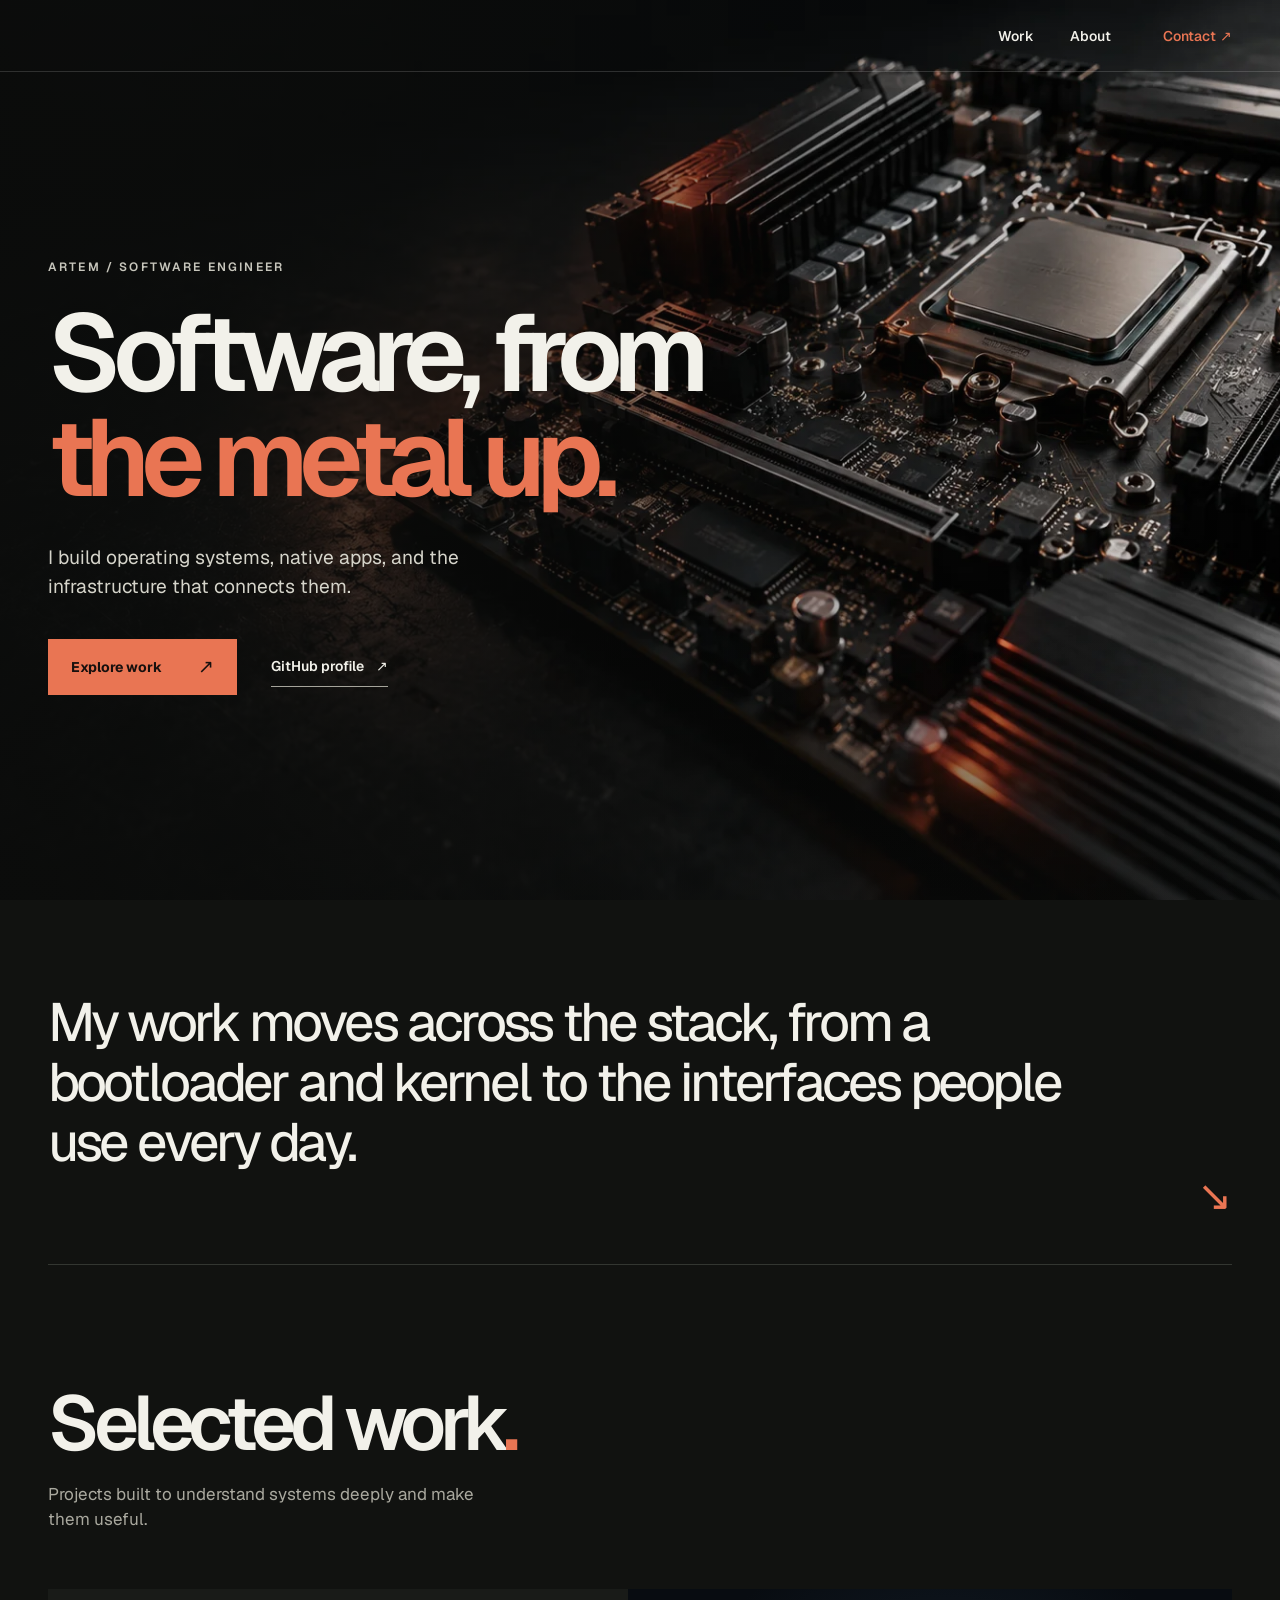
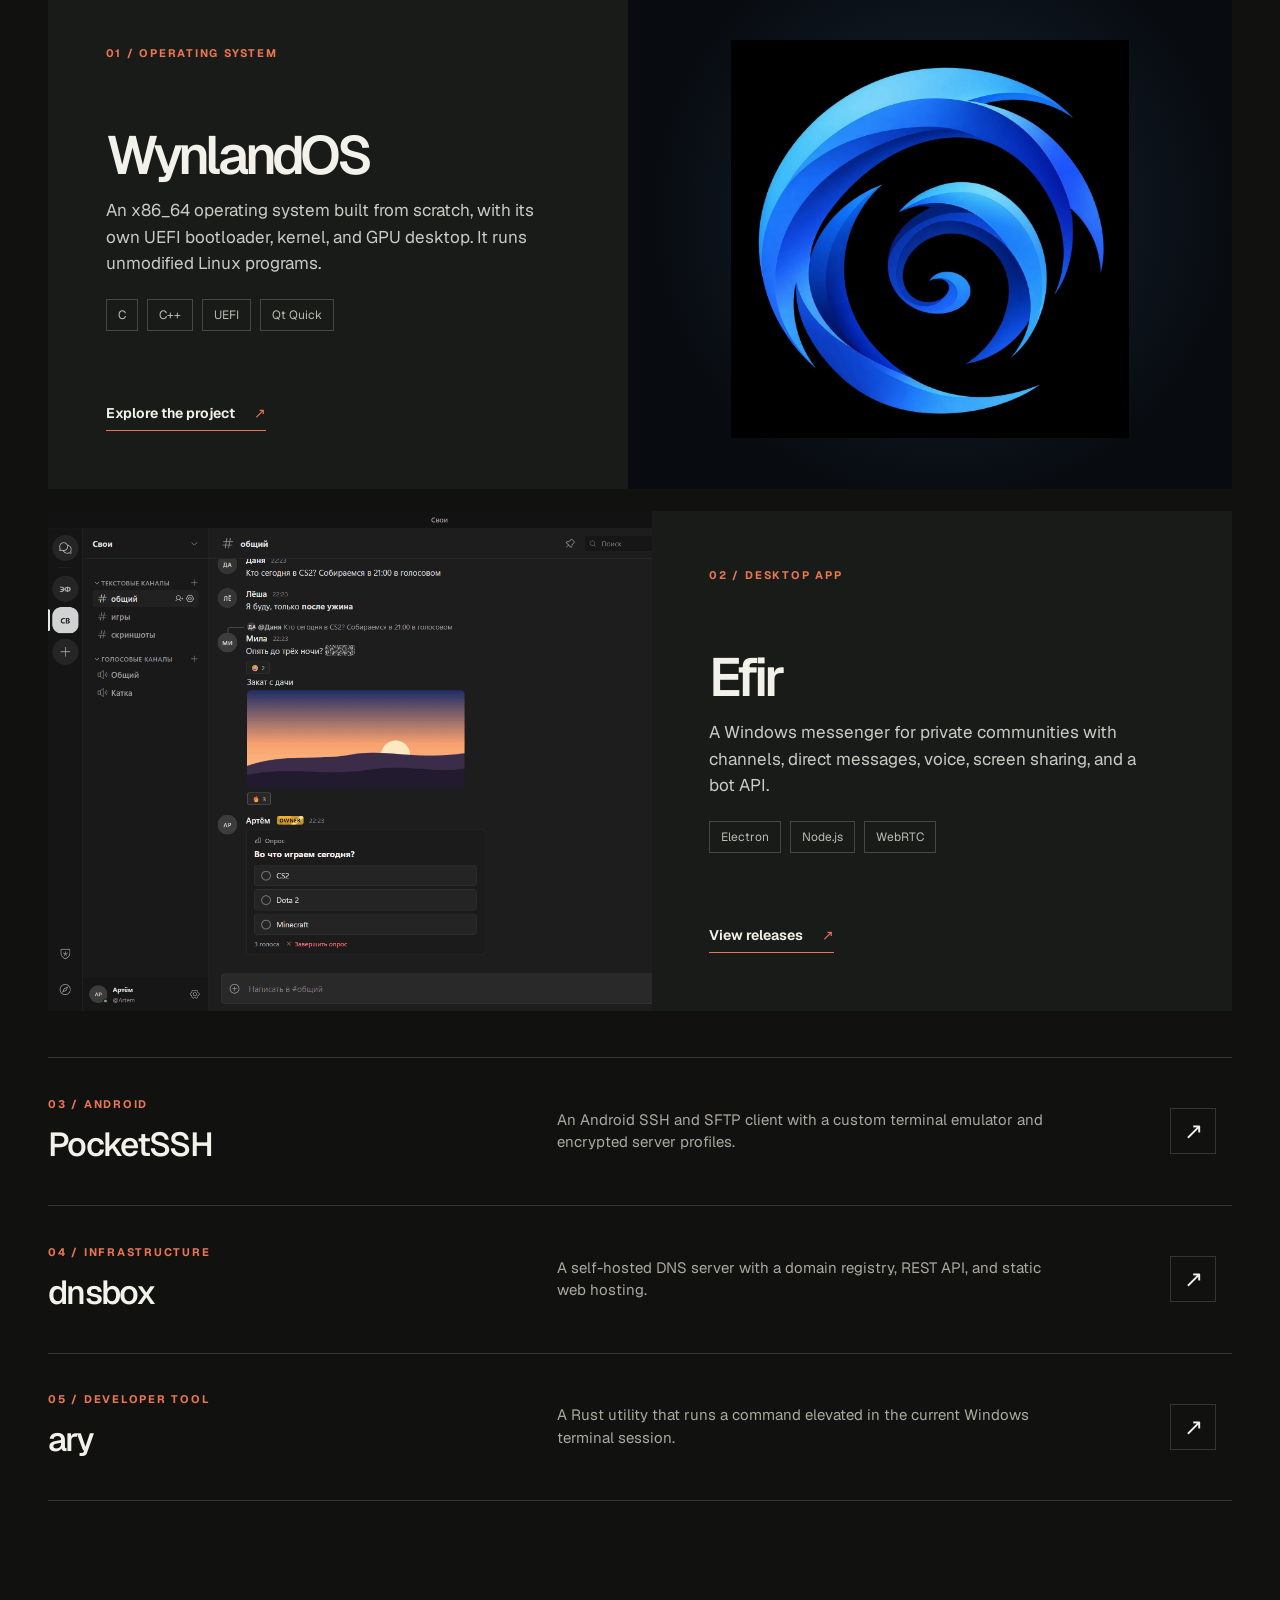
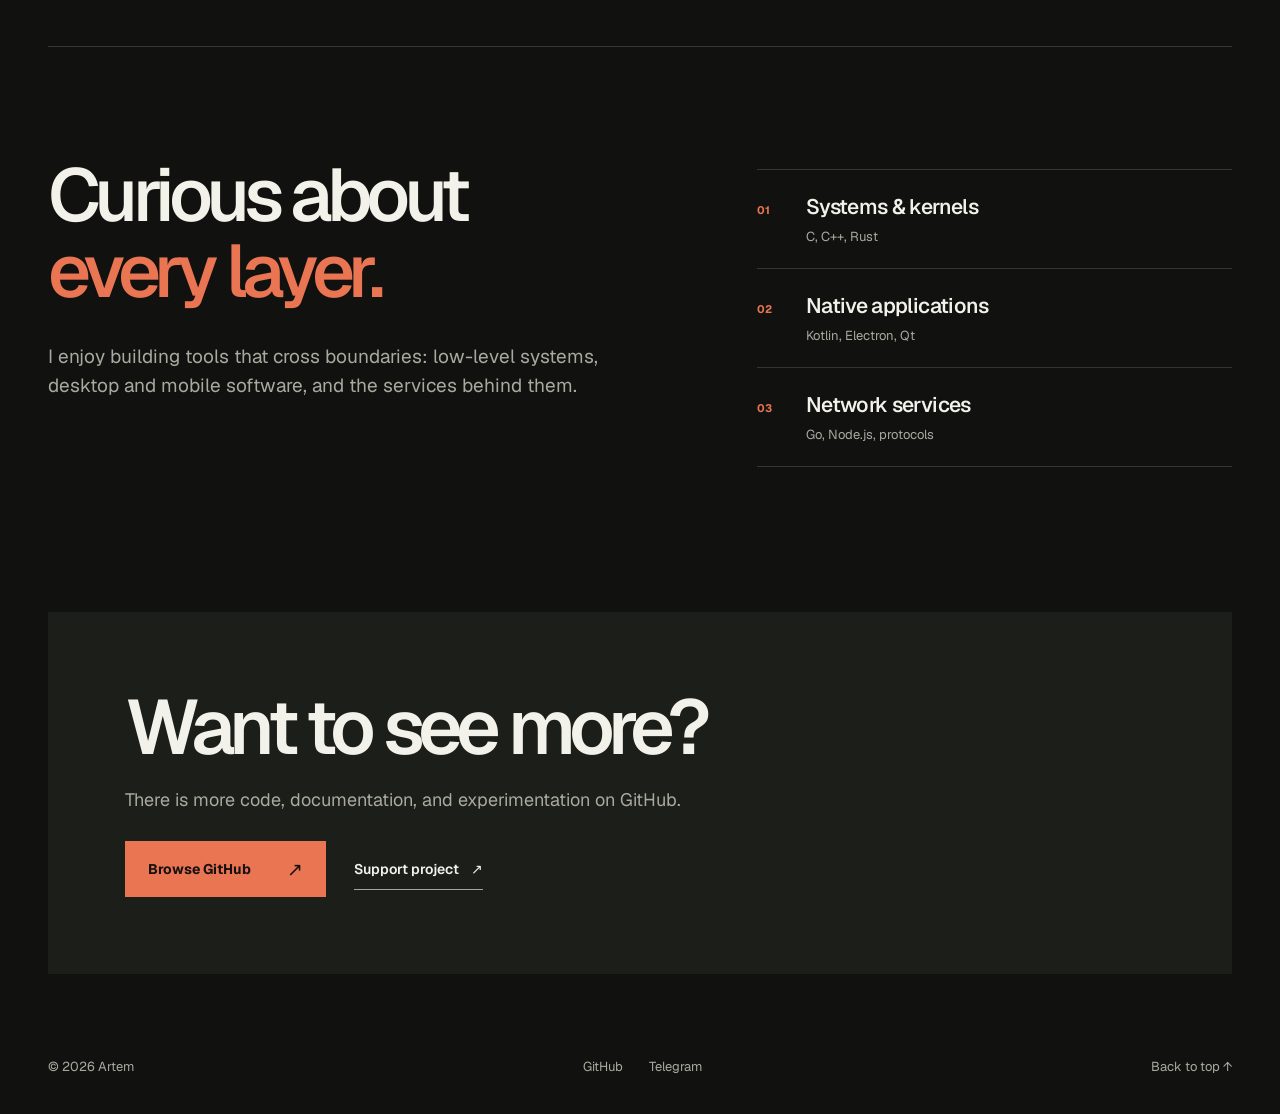
<file: index.html>
<!doctype html>
<html lang="en">
  <head>
    <meta charset="UTF-8" />
    <meta name="viewport" content="width=device-width, initial-scale=1" />
    <meta name="theme-color" content="#111210" />
    <meta name="description" content="Artem builds operating systems, native apps, and infrastructure tools. Explore selected projects and open-source work." />
    <meta property="og:type" content="website" />
    <meta property="og:title" content="Artem | Software from the metal up" />
    <meta property="og:description" content="Operating systems, native apps, and infrastructure tools." />
    <meta property="og:image" content="https://redartem39.github.io/assets/hero-hardware.webp" />
    <meta property="og:url" content="https://redartem39.github.io/" />
    <link rel="canonical" href="https://redartem39.github.io/" />
    <link rel="icon" type="image/svg+xml" href="/assets/favicon.svg" />
    <link rel="preload" href="/assets/geist-latin.woff2" as="font" type="font/woff2" crossorigin />
    <link rel="preload" href="/assets/hero-hardware.webp" as="image" type="image/webp" fetchpriority="high" />
    <link rel="stylesheet" href="/styles.css" />
    <title>Artem | Software from the metal up</title>
  </head>
  <body>
    <a class="skip-link" href="#main">Skip to content</a>

    <header class="site-header">
      <nav aria-label="Main navigation">
        <a href="#work">Work</a>
        <a href="#about">About</a>
        <a class="nav-contact" href="#contact">Contact <span aria-hidden="true">↗</span></a>
      </nav>
    </header>

    <main id="main">
      <section class="hero" id="top" aria-labelledby="hero-title">
        <img class="hero-image" src="/assets/hero-hardware.webp" alt="Close view of computer hardware on a dark workbench" width="1664" height="944" fetchpriority="high" />
        <div class="hero-shade" aria-hidden="true"></div>
        <div class="hero-inner layout-width">
          <p class="hero-kicker">Artem / Software engineer</p>
          <h1 id="hero-title">Software, from<br /><em>the metal up.</em></h1>
          <p class="hero-intro">I build operating systems, native apps, and the infrastructure that connects them.</p>
          <div class="hero-actions">
            <a class="button" href="#work">Explore work <span aria-hidden="true">↗</span></a>
            <a class="text-link" href="https://github.com/RedArtem39" target="_blank" rel="noopener noreferrer">GitHub profile <span aria-hidden="true">↗</span></a>
          </div>
        </div>
      </section>

      <section class="statement layout-width" aria-label="Introduction">
        <p>My work moves across the stack, from a bootloader and kernel to the interfaces people use every day.</p>
        <span class="statement-mark" aria-hidden="true">↘</span>
      </section>

      <section class="work layout-width" id="work" aria-labelledby="work-title">
        <div class="section-heading">
          <h2 id="work-title">Selected work<span class="accent">.</span></h2>
          <p>Projects built to understand systems deeply and make them useful.</p>
        </div>

        <article class="project project-feature">
          <div class="project-copy">
            <p class="project-index">01 / Operating system</p>
            <h3>WynlandOS</h3>
            <p>An x86_64 operating system built from scratch, with its own UEFI bootloader, kernel, and GPU desktop. It runs unmodified Linux programs.</p>
            <ul class="project-tags" aria-label="Technologies"><li>C</li><li>C++</li><li>UEFI</li><li>Qt Quick</li></ul>
            <a class="project-link" href="https://github.com/RedArtem39/WynlandOS" target="_blank" rel="noopener noreferrer">Explore the project <span aria-hidden="true">↗</span></a>
          </div>
          <div class="project-media wynland-media">
            <img src="/assets/wynland-icon.jpg" alt="WynlandOS project emblem" width="1280" height="1280" loading="lazy" decoding="async" />
          </div>
        </article>

        <article class="project project-efir">
          <div class="project-media efir-media">
            <img src="/assets/efir-chat.png" alt="Efir desktop messenger showing channels, messages, and a poll" width="1439" height="920" loading="lazy" decoding="async" />
          </div>
          <div class="project-copy">
            <p class="project-index">02 / Desktop app</p>
            <h3>Efir</h3>
            <p>A Windows messenger for private communities with channels, direct messages, voice, screen sharing, and a bot API.</p>
            <ul class="project-tags" aria-label="Technologies"><li>Electron</li><li>Node.js</li><li>WebRTC</li></ul>
            <a class="project-link" href="https://github.com/RedArtem39/efir-releases" target="_blank" rel="noopener noreferrer">View releases <span aria-hidden="true">↗</span></a>
          </div>
        </article>

        <div class="more-work" aria-label="More projects">
          <article class="small-project">
            <div><p class="project-index">03 / Android</p><h3>PocketSSH</h3></div>
            <p>An Android SSH and SFTP client with a custom terminal emulator and encrypted server profiles.</p>
            <a href="https://github.com/RedArtem39/PocketSSH" target="_blank" rel="noopener noreferrer" aria-label="PocketSSH on GitHub">↗</a>
          </article>
          <article class="small-project">
            <div><p class="project-index">04 / Infrastructure</p><h3>dnsbox</h3></div>
            <p>A self-hosted DNS server with a domain registry, REST API, and static web hosting.</p>
            <a href="https://github.com/RedArtem39/dnsbox" target="_blank" rel="noopener noreferrer" aria-label="dnsbox on GitHub">↗</a>
          </article>
          <article class="small-project">
            <div><p class="project-index">05 / Developer tool</p><h3>ary</h3></div>
            <p>A Rust utility that runs a command elevated in the current Windows terminal session.</p>
            <a href="https://github.com/RedArtem39/ary" target="_blank" rel="noopener noreferrer" aria-label="ary on GitHub">↗</a>
          </article>
        </div>
      </section>

      <section class="about layout-width" id="about" aria-labelledby="about-title">
        <div class="about-lead">
          <h2 id="about-title">Curious about<br /><em>every layer.</em></h2>
          <p>I enjoy building tools that cross boundaries: low-level systems, desktop and mobile software, and the services behind them.</p>
        </div>
        <div class="focus-list" aria-label="Areas of work">
          <div><span>01</span><strong>Systems &amp; kernels</strong><span>C, C++, Rust</span></div>
          <div><span>02</span><strong>Native applications</strong><span>Kotlin, Electron, Qt</span></div>
          <div><span>03</span><strong>Network services</strong><span>Go, Node.js, protocols</span></div>
        </div>
      </section>

      <section class="contact layout-width" id="contact" aria-labelledby="contact-title">
        <h2 id="contact-title">Want to see more?</h2>
        <p>There is more code, documentation, and experimentation on GitHub.</p>
        <div class="contact-actions">
          <a class="button" href="https://github.com/RedArtem39" target="_blank" rel="noopener noreferrer">Browse GitHub <span aria-hidden="true">↗</span></a>
          <a class="text-link" href="/support/">Support project <span aria-hidden="true">↗</span></a>
        </div>
      </section>
    </main>

    <footer class="site-footer layout-width">
      <span>© <span id="year">2026</span> Artem</span>
      <div><a href="https://github.com/RedArtem39" target="_blank" rel="noopener noreferrer">GitHub</a><a href="https://t.me/Red_Artem39" target="_blank" rel="noopener noreferrer">Telegram</a></div>
      <a href="#top">Back to top ↑</a>
    </footer>
    <script src="/script.js" defer></script>
  </body>
</html>
</file>
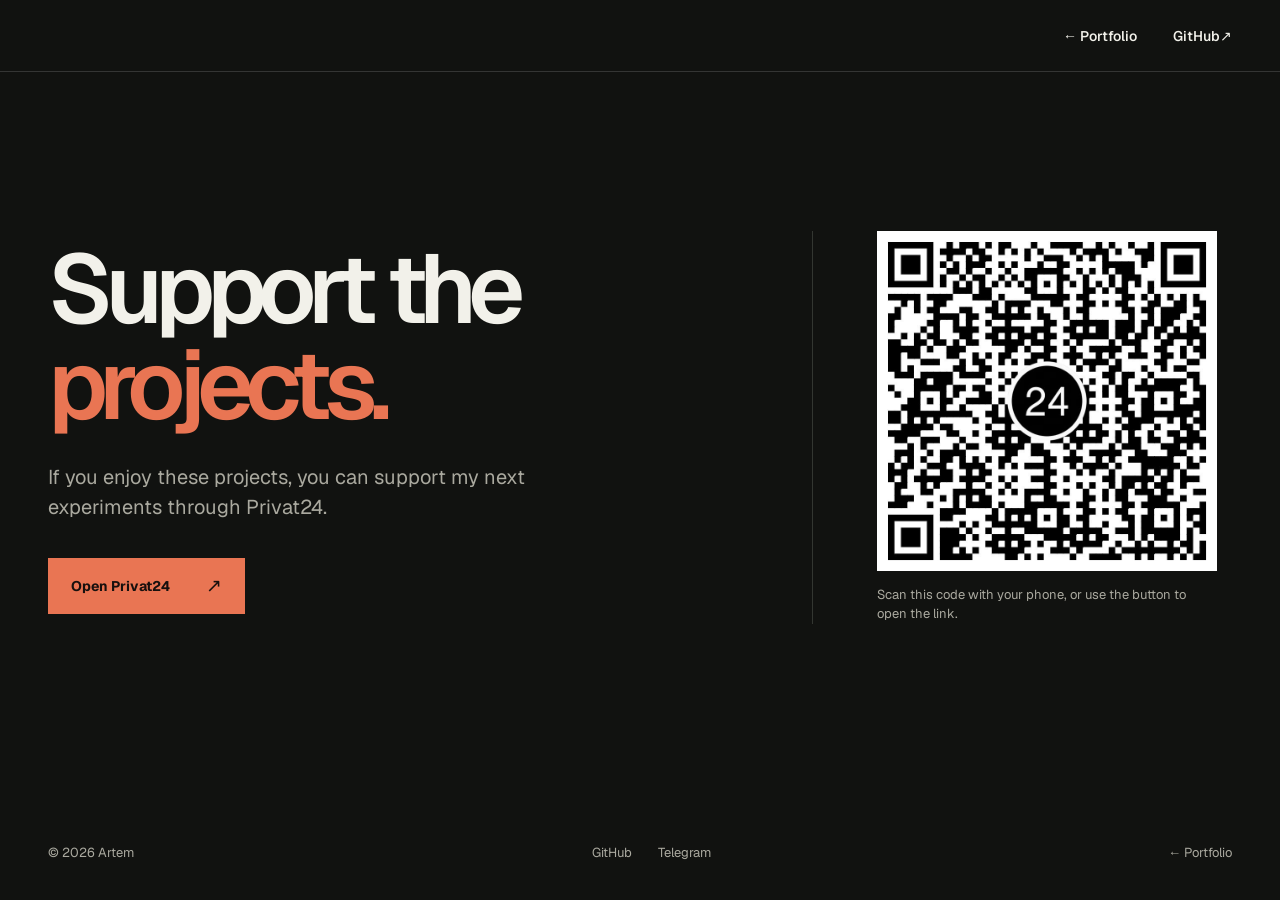
<file: support/index.html>
<!doctype html>
<html lang="en">
  <head>
    <meta charset="UTF-8" />
    <meta name="viewport" content="width=device-width, initial-scale=1" />
    <meta name="theme-color" content="#111210" />
    <meta name="description" content="Support Artem's software projects through Privat24." />
    <meta property="og:type" content="website" />
    <meta property="og:title" content="Support project | Artem" />
    <meta property="og:description" content="Support Artem's software projects through Privat24." />
    <meta property="og:image" content="https://redartem39.github.io/assets/hero-hardware.webp" />
    <meta property="og:url" content="https://redartem39.github.io/support/" />
    <link rel="canonical" href="https://redartem39.github.io/support/" />
    <link rel="icon" type="image/svg+xml" href="/assets/favicon.svg" />
    <link rel="preload" href="/assets/geist-latin.woff2" as="font" type="font/woff2" crossorigin />
    <link rel="stylesheet" href="/styles.css" />
    <title>Support project | Artem</title>
  </head>
  <body>
    <a class="skip-link" href="#main">Skip to content</a>

    <header class="site-header">
      <nav aria-label="Main navigation">
        <a href="/">← Portfolio</a>
        <a href="https://github.com/RedArtem39" target="_blank" rel="noopener noreferrer">GitHub <span aria-hidden="true">↗</span></a>
      </nav>
    </header>

    <main id="main" class="support-page layout-width">
      <div>
        <h1>Support the<br /><em>projects.</em></h1>
        <p class="support-intro">If you enjoy these projects, you can support my next experiments through Privat24.</p>
        <a class="button" href="https://www.privat24.ua/send/45ab4" target="_blank" rel="noopener noreferrer">Open Privat24 <span aria-hidden="true">↗</span></a>
      </div>
      <div class="support-visual">
        <a href="https://www.privat24.ua/send/45ab4" target="_blank" rel="noopener noreferrer" aria-label="Open Privat24 support link">
          <img src="/assets/privat24-qr.jpg" alt="QR code for the Privat24 support link" width="810" height="810" fetchpriority="high" />
        </a>
        <p>Scan this code with your phone, or use the button to open the link.</p>
      </div>
    </main>

    <footer class="site-footer layout-width">
      <span>© <span id="year">2026</span> Artem</span>
      <div><a href="https://github.com/RedArtem39" target="_blank" rel="noopener noreferrer">GitHub</a><a href="https://t.me/Red_Artem39" target="_blank" rel="noopener noreferrer">Telegram</a></div>
      <a href="/">← Portfolio</a>
    </footer>
    <script src="/script.js" defer></script>
  </body>
</html>
</file>
<file: styles.css>
@font-face {
  font-family: Geist;
  src: url('/assets/geist-latin.woff2') format('woff2');
  font-style: normal;
  font-weight: 100 900;
  font-display: swap;
}

:root {
  color-scheme: dark;
  --bg: #111210;
  --surface: #191b18;
  --line: #333631;
  --text: #f2f1ea;
  --muted: #aaa99f;
  --accent: #e97553;
  font-family: Geist, 'Segoe UI', sans-serif;
  font-synthesis: none;
  scroll-behavior: smooth;
}

*, *::before, *::after { box-sizing: border-box; }
body { margin: 0; background: var(--bg); color: var(--text); }
img { display: block; max-width: 100%; }
a { color: inherit; text-decoration: none; }
button, a { -webkit-tap-highlight-color: transparent; }
::selection { color: var(--bg); background: var(--accent); }
:focus-visible { outline: 2px solid var(--accent); outline-offset: 5px; }
.layout-width { width: min(100% - 96px, 1440px); margin-inline: auto; }
.accent { color: var(--accent); }

.skip-link { position: absolute; z-index: 20; left: 16px; top: -60px; padding: 12px 16px; color: var(--bg); background: var(--text); }
.skip-link:focus { top: 12px; }

.site-header { height: 72px; padding: 0 48px; display: flex; align-items: center; justify-content: flex-end; position: absolute; z-index: 5; inset: 0 0 auto; border-bottom: 1px solid rgba(255,255,255,.15); }
.site-header nav { display: flex; align-items: center; gap: 36px; font-size: 14px; font-weight: 550; }
.site-header nav a { display: inline-flex; align-items: center; min-height: 44px; }
.site-header nav a, .site-footer a { transition: color .2s ease; }
.site-header nav a:hover, .site-footer a:hover { color: var(--accent); }
.site-header .nav-contact { margin-left: 16px; color: var(--accent); }
.nav-contact span { margin-left: 4px; }

.hero { min-height: max(680px, 100dvh); position: relative; display: flex; align-items: center; overflow: hidden; background: #0e100f; }
.hero-image, .hero-shade { position: absolute; inset: 0; width: 100%; height: 100%; }
.hero-image { object-fit: cover; object-position: center; }
.hero-shade { background: linear-gradient(90deg, rgba(11,12,11,.94) 0%, rgba(11,12,11,.77) 30%, rgba(11,12,11,.28) 65%, rgba(11,12,11,.1) 100%), linear-gradient(0deg, rgba(11,12,11,.55), transparent 30%); }
.hero-inner { position: relative; z-index: 1; padding-block: 150px 96px; }
.hero-kicker { margin: 0 0 26px; text-transform: uppercase; letter-spacing: .18em; color: #c7c6bc; font-size: 12px; font-weight: 600; }
.hero h1 { margin: 0; max-width: 950px; font-size: clamp(64px, 8.5vw, 132px); line-height: .96; font-weight: 620; letter-spacing: -.085em; }
.hero h1 em, .about h2 em { font-style: normal; color: var(--accent); }
.hero-intro { max-width: 515px; margin: 34px 0 0; color: #d5d4ca; font-size: clamp(17px, 1.5vw, 21px); line-height: 1.5; }
.hero-actions { display: flex; align-items: center; gap: 34px; margin-top: 37px; }
.button { display: inline-flex; align-items: center; justify-content: center; gap: 36px; white-space: nowrap; min-height: 56px; padding: 0 23px; background: var(--accent); color: #17100e; font-size: 14px; font-weight: 700; transition: background .2s ease, transform .2s ease; }
.button:hover { background: #f38e6f; transform: translateY(-2px); }
.button:active { transform: translateY(1px); }
.button span { font-size: 19px; font-weight: 400; }
.text-link { font-size: 14px; font-weight: 600; padding-block: 11px; border-bottom: 1px solid #a5a49b; transition: color .2s ease, border-color .2s ease; }
.text-link:hover { color: var(--accent); border-color: var(--accent); }
.text-link span { margin-left: 9px; }

.statement { min-height: 365px; display: flex; align-items: center; justify-content: space-between; gap: 40px; border-bottom: 1px solid var(--line); }
.statement p { max-width: 1050px; margin: 0; font-size: clamp(30px, 4.2vw, 62px); letter-spacing: -.055em; line-height: 1.12; font-weight: 450; }
.statement-mark { align-self: flex-end; padding-bottom: 42px; color: var(--accent); font-size: 42px; }

.work { padding-block: 120px 145px; }
.section-heading { margin-bottom: 56px; }
.section-heading h2 { margin: 0; font-size: clamp(48px, 6vw, 84px); line-height: 1; letter-spacing: -.075em; font-weight: 600; }
.section-heading p { max-width: 460px; margin: 20px 0 0; color: var(--muted); font-size: 17px; line-height: 1.5; }
.project { display: grid; grid-template-columns: 1fr 1.04fr; min-height: 500px; overflow: hidden; background: var(--surface); margin-bottom: 22px; }
.project-copy { display: flex; flex-direction: column; align-items: flex-start; padding: clamp(32px, 4.5vw, 72px); }
.project-index { margin: 0 0 auto; color: var(--accent); text-transform: uppercase; letter-spacing: .16em; font-size: 11px; font-weight: 700; }
.project h3 { margin: 38px 0 14px; font-size: clamp(40px, 4.2vw, 65px); line-height: 1; font-weight: 580; letter-spacing: -.07em; }
.project-copy > p:not(.project-index) { max-width: 455px; margin: 0; color: #cacbc4; font-size: 17px; line-height: 1.55; }
.project-tags { display: flex; flex-wrap: wrap; gap: 9px; padding: 0; margin: 23px 0 42px; list-style: none; }
.project-tags li { border: 1px solid #454941; padding: 7px 11px; color: #bbbbb2; font-size: 12px; }
.project-link { margin-top: auto; padding-bottom: 8px; border-bottom: 1px solid var(--accent); color: var(--text); font-size: 14px; font-weight: 650; transition: color .2s ease; }
.project-link:hover { color: var(--accent); }
.project-link span { margin-left: 16px; color: var(--accent); }
.project-media { min-width: 0; overflow: hidden; display: flex; align-items: center; justify-content: center; }
.project-media img { width: 100%; height: 100%; object-fit: cover; transition: transform .5s ease; }
.project:hover .project-media img { transform: scale(1.025); }
.wynland-media { background: radial-gradient(circle at 52% 45%, #172330, #080c11 70%); padding: 40px; }
.wynland-media img { width: min(76%, 400px); height: auto; object-fit: contain; }
.efir-media { background: #0d0d0d; }
.efir-media img { object-position: left center; }
.project-efir { grid-template-columns: 1.04fr 1fr; }

.more-work { margin-top: 46px; }
.small-project { display: grid; grid-template-columns: minmax(220px, .9fr) 1.1fr 50px; align-items: center; gap: 36px; min-height: 148px; padding: 25px 12px 25px 0; border-top: 1px solid var(--line); }
.small-project:last-child { border-bottom: 1px solid var(--line); }
.small-project .project-index { margin-bottom: 12px; }
.small-project h3 { margin: 0; font-size: clamp(25px, 2.6vw, 36px); font-weight: 550; letter-spacing: -.05em; }
.small-project > p { max-width: 490px; margin: 0; color: var(--muted); font-size: 15px; line-height: 1.5; }
.small-project > a { display: grid; place-items: center; width: 46px; height: 46px; border: 1px solid var(--line); font-size: 23px; transition: color .2s ease, border-color .2s ease, transform .2s ease; }
.small-project > a:hover { color: var(--accent); border-color: var(--accent); transform: translate(2px, -2px); }

.about { display: grid; grid-template-columns: 1.1fr .9fr; gap: clamp(80px, 10vw, 180px); padding-block: 110px 145px; border-top: 1px solid var(--line); }
.about h2 { margin: 0; font-size: clamp(48px, 5.8vw, 82px); line-height: 1.03; font-weight: 550; letter-spacing: -.075em; }
.about-lead p { max-width: 580px; margin: 32px 0 0; color: var(--muted); font-size: 19px; line-height: 1.55; }
.focus-list { padding-top: 12px; }
.focus-list > div { display: grid; grid-template-columns: 34px 1fr; gap: 8px 15px; align-items: baseline; padding: 23px 0; border-bottom: 1px solid var(--line); }
.focus-list > div:first-child { border-top: 1px solid var(--line); }
.focus-list span:first-child { color: var(--accent); font-size: 11px; font-weight: 700; }
.focus-list strong { font-size: 21px; font-weight: 550; letter-spacing: -.03em; }
.focus-list span:last-child { grid-column: 2; color: var(--muted); font-size: 13px; }

.contact { padding: clamp(50px, 6vw, 90px); background: #1c1e1a; margin-bottom: 45px; }
.contact h2 { margin: 0; font-size: clamp(45px, 6vw, 86px); line-height: 1; letter-spacing: -.075em; font-weight: 570; }
.contact p { color: var(--muted); font-size: 18px; margin: 23px 0 30px; }
.contact-actions { display: flex; align-items: center; flex-wrap: wrap; gap: 28px; }
.support-page { min-height: calc(100dvh - 95px); display: grid; grid-template-columns: minmax(0, 1fr) minmax(300px, 420px); align-items: center; gap: clamp(70px, 10vw, 170px); padding-block: 140px 90px; }
.support-page h1 { margin: 0; font-size: clamp(64px, 7.6vw, 112px); line-height: .98; font-weight: 600; letter-spacing: -.08em; }
.support-page h1 em { color: var(--accent); font-style: normal; }
.support-page .support-intro { max-width: 540px; margin: 30px 0 36px; color: var(--muted); font-size: 20px; line-height: 1.5; }
.support-visual { padding-left: clamp(25px, 5vw, 70px); border-left: 1px solid var(--line); }
.support-visual a { display: block; width: min(100%, 340px); }
.support-visual img { display: block; width: 100%; height: auto; }
.support-visual p { max-width: 340px; margin: 15px 0 0; color: var(--muted); font-size: 13px; line-height: 1.45; }
.site-footer { display: flex; align-items: center; justify-content: space-between; gap: 20px; min-height: 95px; color: var(--muted); font-size: 13px; }
.site-footer > div { display: flex; gap: 26px; }
.site-footer a { display: inline-flex; align-items: center; min-height: 44px; }

@media (max-width: 900px) {
  .layout-width { width: min(100% - 48px, 1440px); }
  .site-header { padding-inline: 24px; }
  .hero h1 { font-size: clamp(62px, 10vw, 100px); }
  .project, .project-efir { grid-template-columns: 1fr; }
  .project-media { min-height: 360px; order: -1; }
  .project-copy { min-height: 410px; }
  .about { grid-template-columns: 1fr; gap: 50px; }
  .support-page { grid-template-columns: 1fr; gap: 60px; padding-block: 130px 75px; }
  .support-visual { padding-left: 0; border-left: 0; }
}

@media (max-width: 620px) {
  .layout-width { width: min(100% - 36px, 1440px); }
  .site-header { height: 64px; padding-inline: 18px; }
  .site-header nav { gap: 18px; font-size: 13px; }
  .site-header .nav-contact { margin-left: 0; }
  .hero { min-height: 700px; min-height: 100dvh; }
  .hero-image { object-position: 62% center; }
  .hero-shade { background: linear-gradient(90deg, rgba(11,12,11,.94), rgba(11,12,11,.72) 75%, rgba(11,12,11,.5)), linear-gradient(0deg, rgba(11,12,11,.8), transparent 70%); }
  .hero-inner { padding-block: 110px 54px; }
  .hero-kicker { font-size: 10px; margin-bottom: 22px; }
  .hero h1 { font-size: clamp(52px, 12vw, 72px); }
  .hero-intro { margin-top: 26px; font-size: 16px; }
  .hero-actions { gap: 20px; margin-top: 29px; flex-wrap: wrap; }
  .button { min-height: 51px; padding-inline: 17px; gap: 21px; }
  .statement { min-height: 270px; }
  .statement-mark { display: none; }
  .work { padding-block: 80px 95px; }
  .section-heading { margin-bottom: 36px; }
  .section-heading p { font-size: 16px; }
  .project-media { min-height: 230px; }
  .wynland-media { padding: 22px; }
  .project-copy { min-height: 390px; padding: 28px; }
  .project h3 { margin-top: 28px; font-size: 43px; }
  .project-copy > p:not(.project-index) { font-size: 16px; }
  .project-tags { margin-bottom: 30px; }
  .small-project { grid-template-columns: 1fr 46px; gap: 12px 15px; min-height: 155px; }
  .small-project > p { grid-column: 1; grid-row: 2; font-size: 14px; }
  .small-project > a { grid-column: 2; grid-row: 1 / span 2; }
  .about { padding-block: 75px 105px; }
  .about-lead p { font-size: 17px; }
  .contact { padding: 40px 27px; margin-bottom: 20px; }
  .contact p { font-size: 16px; }
  .contact-actions { gap: 17px; }
  .support-page { gap: 55px; padding-block: 125px 70px; }
  .support-page h1 { font-size: clamp(55px, 12vw, 78px); }
  .support-page .support-intro { margin: 23px 0 30px; font-size: 17px; }
  .support-visual { padding-top: 35px; border-top: 1px solid var(--line); }
  .support-visual a { width: min(100%, 320px); }
  .site-footer { flex-wrap: wrap; padding-block: 26px; min-height: 0; }
}

@media (max-width: 360px) {
  .hero h1 { font-size: 46px; }
}

@media (prefers-reduced-motion: reduce) {
  :root { scroll-behavior: auto; }
  *, *::before, *::after { animation-duration: .01ms !important; transition-duration: .01ms !important; }
}
</file>
